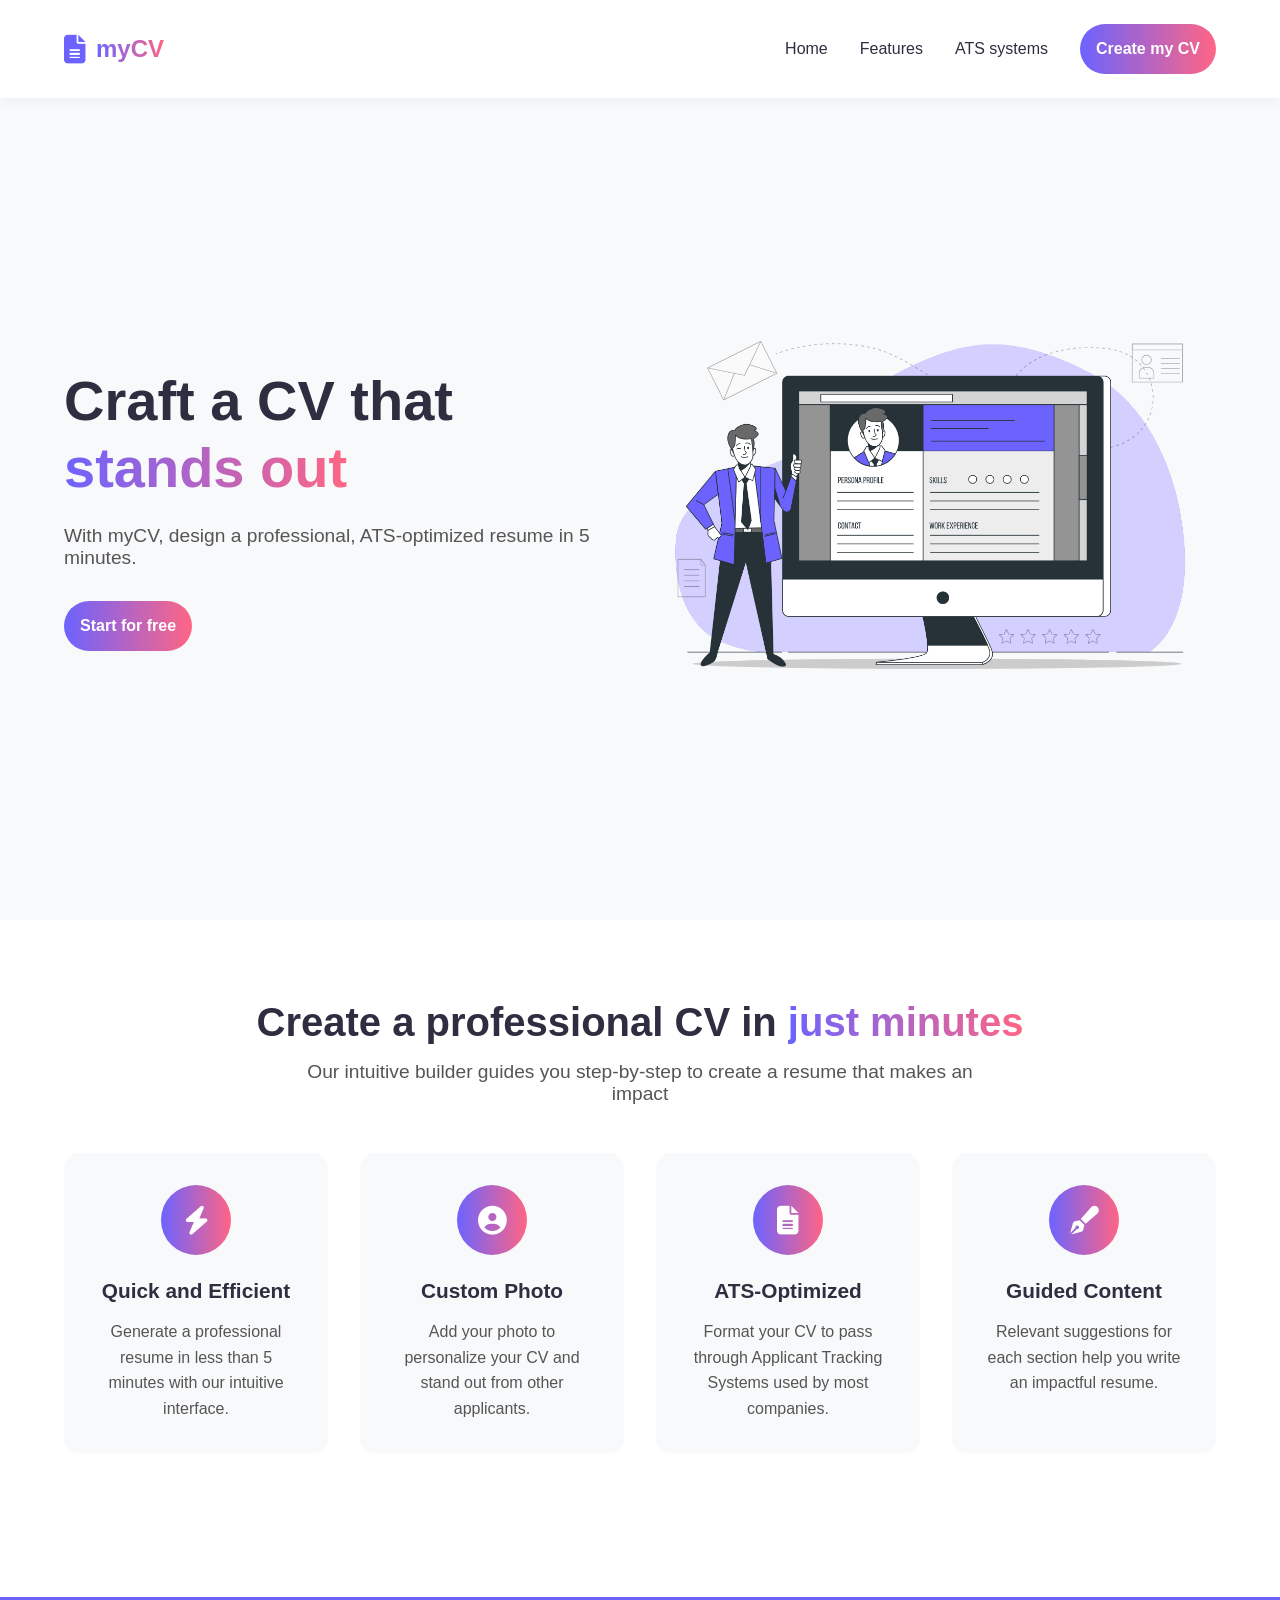
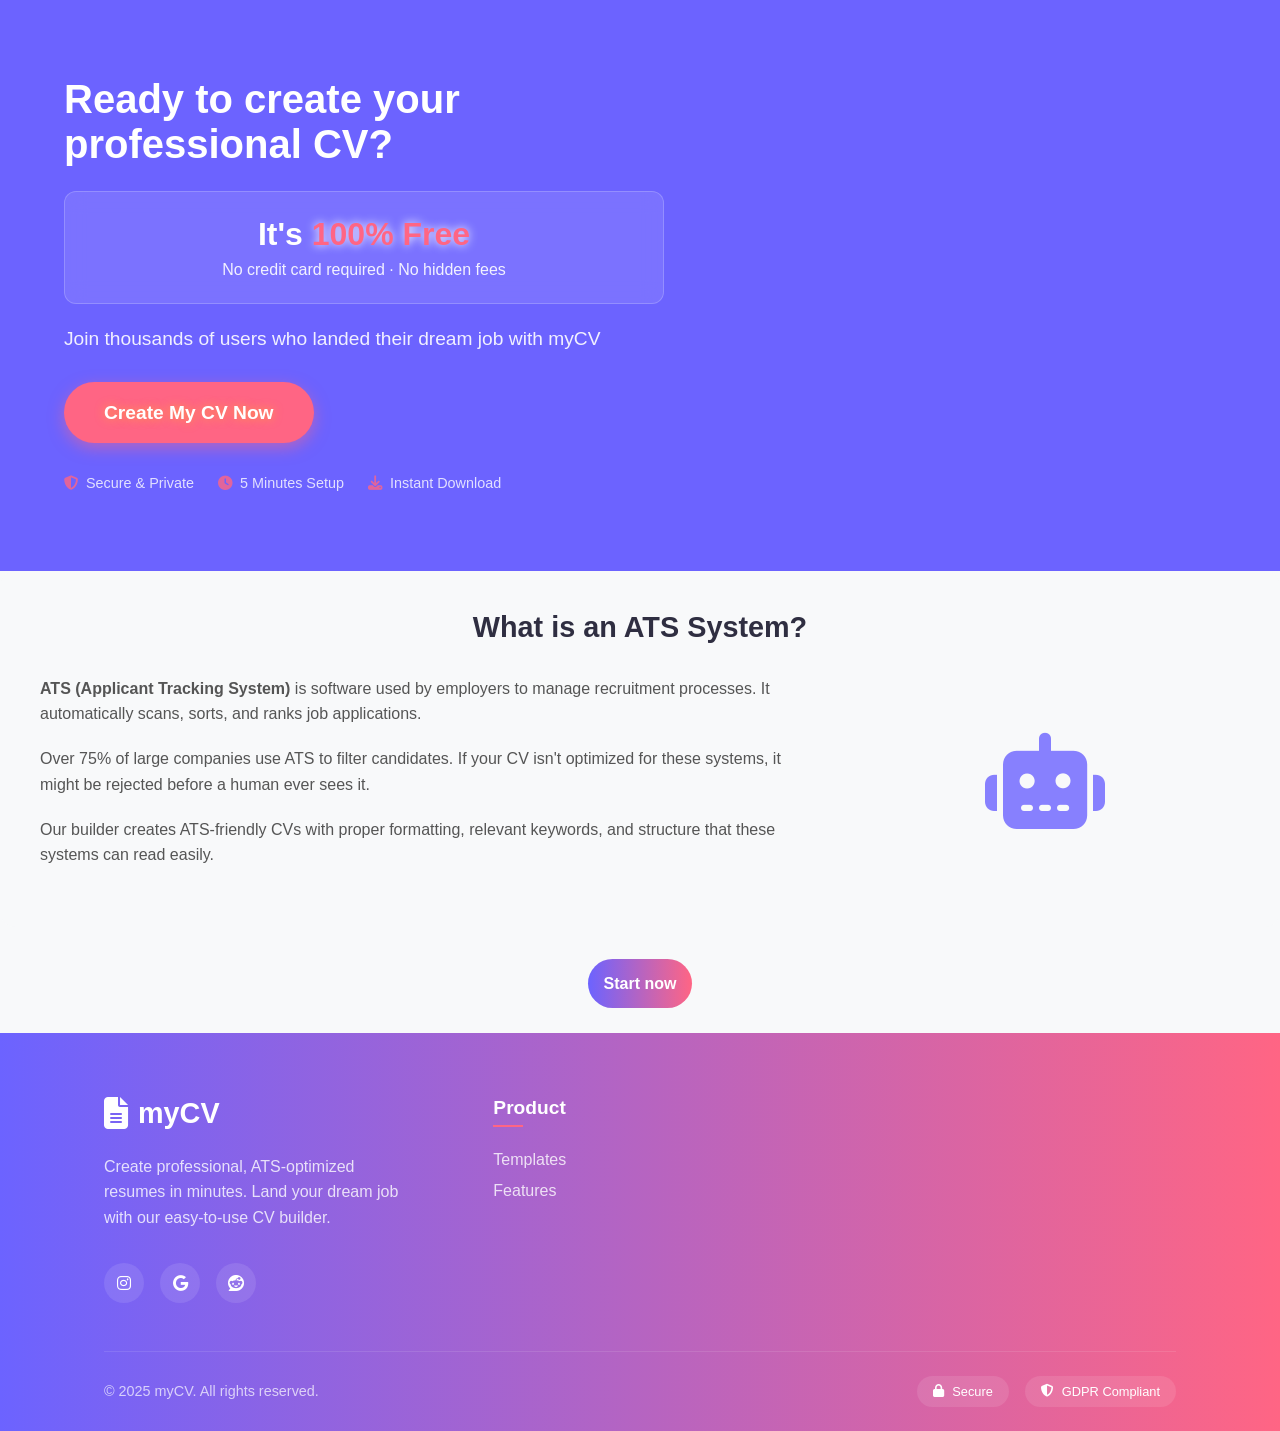
<file: index.html>
<!DOCTYPE html>
<html lang="en">
<head>
    <meta charset="UTF-8">
    <meta name="viewport" content="width=device-width, initial-scale=1.0">
    <title>myCV | Professional CV Generator</title>
    <link rel="stylesheet" href="style.css">
    <link rel="stylesheet" href="https://cdnjs.cloudflare.com/ajax/libs/font-awesome/6.4.0/css/all.min.css">
</head>
<body>
  <!-- Navbar -->
    <nav class="navbar">
        <div class="logo">
            <i class="fas fa-file-alt"></i>
            <h1>myCV</h1>
        </div>

        <div class="nav-links" id="navLinks">
            <!-- Bouton de fermeture -->
            <div class="close-menu" id="closeMenu">
                <i class="fas fa-times"></i>
            </div>
            
            <a href="#home" class="nav-link">Home</a>
            <a href="#features" class="nav-link">Features</a>            
            <a href="#ATS" class="nav-link">ATS systems</a>
            <a href="builder.html" class="cta-button">Create my CV</a>
        </div>

        <!-- Mobile Menu Toggle -->
        <div class="menu-toggle" id="menuToggle">
            <i class="fas fa-bars"></i>
        </div>
    </nav>
    
    <!-- Hero Section -->
   
    <section class="hero" id="home">
        <div class="hero-content">
            <h1>Craft a CV that <span>stands out</span></h1>
            <p>With myCV, design a professional, ATS-optimized resume in 5 minutes.</p>
            <div class="hero-buttons">
                <a href="builder.html" class="cta-button">Start for free</a>
                
            </div>
        </div>
        <div class="hero-image">
            <img src="bg.png" alt="myCV Resume Example">
        </div>
    </section>

    <!-- Features Section -->
    <section class="features" id="features">
        <div class="container">
            <h2>Create a professional CV in <span>just minutes</span></h2>
            <p class="section-subtitle">Our intuitive builder guides you step-by-step to create a resume that makes an impact</p>
            
            <div class="features-grid">
                <div class="feature-card">
                    <div class="feature-icon">
                        <i class="fas fa-bolt"></i>
                    </div>
                    <h3>Quick and Efficient</h3>
                    <p>Generate a professional resume in less than 5 minutes with our intuitive interface.</p>
                </div>
                
                <div class="feature-card">
                    <div class="feature-icon">
                        <i class="fas fa-user-circle"></i>
                    </div>
                    <h3>Custom Photo</h3>
                    <p>Add your photo to personalize your CV and stand out from other applicants.</p>
                </div>
                
                <div class="feature-card">
                    <div class="feature-icon">
                        <i class="fas fa-file-alt"></i>
                    </div>
                    <h3>ATS-Optimized</h3>
                    <p>Format your CV to pass through Applicant Tracking Systems used by most companies.</p>
                </div>
                
                <div class="feature-card">
                    <div class="feature-icon">
                        <i class="fas fa-pen-fancy"></i>
                    </div>
                    <h3>Guided Content</h3>
                    <p>Relevant suggestions for each section help you write an impactful resume.</p>
                </div>
            </div>
            </section>
            
          <!-- CTA Section -->
    <section class="cta-section">
        <div class="cta-container">
            <div class="cta-content">
                <h2>Ready to create your professional CV?</h2>
                <div class="price-tag">
                    <span class="price-text">It's <span class="highlight">100% Free</span></span>
                    <span class="price-subtext">No credit card required · No hidden fees</span>
                </div>
                <p>Join thousands of users who landed their dream job with myCV</p>
                <a href="builder.html" class="cta-button-large">Create My CV Now</a>
                <div class="trust-badges">
                    <div class="trust-item">
                        <i class="fas fa-shield-alt"></i>
                        <span>Secure & Private</span>
                    </div>
                    <div class="trust-item">
                        <i class="fas fa-clock"></i>
                        <span>5 Minutes Setup</span>
                    </div>
                    <div class="trust-item">
                        <i class="fas fa-download"></i>
                        <span>Instant Download</span>
                    </div>
                </div>
            </div>
                    
    </section>     
                       
           <!-- ATS Explanation Section -->
           
            <div class="ats-explanation" id="ATS">
                <h3>What is an ATS System?</h3>
                <div class="ats-content">
                    <div class="ats-text">
                        <p><strong>ATS (Applicant Tracking System)</strong> is software used by employers to manage recruitment processes. It automatically scans, sorts, and ranks job applications.</p>
                        <p>Over 75% of large companies use ATS to filter candidates. If your CV isn't optimized for these systems, it might be rejected before a human ever sees it.</p>
                        <p>Our builder creates ATS-friendly CVs with proper formatting, relevant keywords, and structure that these systems can read easily.</p>
                    </div>
                    <div class="ats-image">
                        <i class="fas fa-robot"></i>
                    </div>
                </div>
            </div>
            
            <div class="features-cta">
                <a href="builder.html" class="cta-button">Start now</a>
                
            </div>
        </div>
    </section>

     
    
    <!-- Footer -->
<footer class="footer">
    <div class="footer-container">
        <div class="footer-content">
            <div class="footer-brand">
                <div class="logo">
                    <i class="fas fa-file-alt"></i>
                    <h2>myCV</h2>
                </div>
                <p>Create professional, ATS-optimized resumes in minutes. Land your dream job with our easy-to-use CV builder.</p>
                <div class="social-links">
                    <a href="#"><i class="fab fa-instagram"></i></a>
                    <a href="#"><i class="fab fa-google"></i></a>
                              
                    <a href="#"><i class="fab fa-reddit"></i></a>
                </div>
            </div>
            
            <div class="footer-links">
                <div class="footer-column">
                    <h3>Product</h3>
                    <ul>
                        <li><a href="#">Templates</a></li>
                        <li><a href="builder.html">Features</a></li>
                        
                    </ul>
                </div>
                
                
                
            </div>
        </div>
        
        <div class="footer-bottom">
            <div class="footer-bottom-content">
                <p>&copy; 2025 myCV. All rights reserved.</p>
                <div class="footer-badges">
                    <span class="badge"><i class="fas fa-lock"></i> Secure</span>
                    <span class="badge"><i class="fas fa-shield-alt"></i> GDPR Compliant</span>
                </div>
            </div>
        </div>
    </div>
    
    <!-- Back to Top Button -->
    <button id="backToTop" class="back-to-top">
        <i class="fas fa-arrow-up"></i>
    </button>
</footer>

    <script src="script.js"></script>
</body>
</html>
</file>
<file: style.css>
:root {
    --primary: #6C63FF;
    --dark: #2F2E41;
    --light: #F8F9FA;
    --accent: #FF6584;
}

* {
    margin: 0;
    padding: 0;
    box-sizing: border-box;
    font-family: 'Montserrat', sans-serif;
}

body {
    background-color: var(--light);
}

/* Navbar */
.navbar {
    display: flex;
    justify-content: space-between;
    align-items: center;
    padding: 1.5rem 5%;
    background-color: white;
    box-shadow: 0 2px 15px rgba(0, 0, 0, 0.05);
    position: sticky;
    top: 0;
    z-index: 100;
    max-width: 1400px;
    margin: 0 auto; /* Centrage */
}

.logo {
    display: flex;
    align-items: center;
    gap: 10px;
}

.logo i{
     color: var(--primary);
     font-size: 1.8rem;
}

.logo h1 {
    font-size: 1.5rem;
    font-weight: 700;
    background: linear-gradient(to right, var(--primary), var(--accent));
    -webkit-background-clip: text;
    -webkit-text-fill-color: transparent;
}

.nav-links {
    display: flex;
    gap: 2rem;
    align-items: center;
}

.nav-links a {
    text-decoration: none;
    color: var(--dark);
    font-weight: 500;
    transition: all 0.3s ease;
}

.nav-links a:hover {
    color: var(--primary);
}

.cta-button {
    background: linear-gradient(to right, var(--primary), var(--accent));
    color: white !important;
    padding: 1rem 1rem;
    border-radius: 30px;
    font-weight: 600 !important;
    text-decoration: none;
    text-align: center;
}

.cta-button:hover {
    transform: translateY(-2px);
    box-shadow: 0 5px 15px rgba(108, 99, 255, 0.3);
}

/* Menu Toggle (Mobile) */
.menu-toggle {
    display: none;
    cursor: pointer;
    font-size: 1.5rem;
    color: var(--dark);
}

/* Responsive */
@media (max-width: 768px) {
    .nav-links {
        position: fixed;
        top: 80px;
        left: -100%;
        width: 100%;
        height: calc(100vh - 80px);
        background: white;
        flex-direction: column;
        gap: 2rem;
        padding: 2rem;
        transition: left 0.3s ease;
    }

    .nav-links.active {
        left: 0;
    }

    .menu-toggle {
        display: block;
    }
}


/* Hero Section */
.hero {
    display: flex;
    align-items: center;
    justify-content: space-between;
    padding: 4rem 5%;
    max-width: 1400px;
    margin: 0 auto;
    gap: 3rem;
}

.hero-content {
    flex: 1;
    animation: fadeInUp 0.8s ease;
}

.hero-content h1 {
    font-size: 3.5rem;
    font-weight: 700;
    color: var(--dark);
    line-height: 1.2;
    margin-bottom: 1.5rem;
}

.hero-content h1 span {
    background: linear-gradient(to right, var(--primary), var(--accent));
    -webkit-background-clip: text;
    -webkit-text-fill-color: transparent;
}

.hero-content p {
    font-size: 1.2rem;
    color: #555;
    margin-bottom: 2rem;
    max-width: 600px;
}

.hero-buttons {
    display: flex;
    gap: 1rem;
    flex-wrap: wrap;
}

.secondary-button {
    display: inline-flex;
    align-items: center;
    gap: 8px;
    padding: 0.6rem 1.5rem;
    border: 2px solid var(--primary);
    color: var(--primary);
    border-radius: 30px;
    font-weight: 600;
    text-decoration: none;
    transition: all 0.3s ease;
}

.secondary-button:hover {
    background-color: rgba(108, 99, 255, 0.1);
}

.hero-image {
    flex: 1;
    animation: fadeIn 1s ease;
}

.hero-image img {
    width: 100%;
    max-width: 600px;
    border-radius: 10px;
    
}

/* Animations */
@keyframes fadeInUp {
    from {
        opacity: 0;
        transform: translateY(20px);
    }
    to {
        opacity: 1;
        transform: translateY(0);
    }
}

@keyframes fadeIn {
    from { opacity: 0; }
    to { opacity: 1; }
}

/* Responsive */
@media (max-width: 1024px) {
    .hero {
        flex-direction: column;
        text-align: center;
    }

    .hero-content {
        align-items: center;
    }

    .hero-content p {
        margin-left: auto;
        margin-right: auto;
    }

    .hero-buttons {
        justify-content: center;
    }
}

@media (max-width: 768px) {
    .hero-content h1 {
        font-size: 2.5rem;
    }
}

/* Features Section */
.features {
    padding: 5rem 5%;
    background-color: white;
    max-width: 1400px;
    margin: 0 auto;
}

.features .container {
    max-width: 1200px;
    margin: 0 auto;
}

.features h2 {
    text-align: center;
    font-size: 2.5rem;
    color: var(--dark);
    margin-bottom: 1rem;
}

.features h2 span {
    background: linear-gradient(to right, var(--primary), var(--accent));
    -webkit-background-clip: text;
    -webkit-text-fill-color: transparent;
}

.section-subtitle {
    text-align: center;
    font-size: 1.2rem;
    color: #555;
    margin-bottom: 3rem;
    max-width: 700px;
    margin-left: auto;
    margin-right: auto;
}

.features-grid {
    display: grid;
    grid-template-columns: repeat(auto-fit, minmax(250px, 1fr));
    gap: 2rem;
    margin-bottom: 3rem;
}

.feature-card {
    background: var(--light);
    padding: 2rem;
    border-radius: 15px;
    text-align: center;
    transition: transform 0.3s ease, box-shadow 0.3s ease;
}

.feature-card:hover {
    transform: translateY(-5px);
    box-shadow: 0 10px 25px rgba(0, 0, 0, 0.1);
}

.feature-icon {
    width: 70px;
    height: 70px;
    background: linear-gradient(to right, var(--primary), var(--accent));
    border-radius: 50%;
    display: flex;
    align-items: center;
    justify-content: center;
    margin: 0 auto 1.5rem;
}

.feature-icon i {
    font-size: 1.8rem;
    color: white;
}

.feature-card h3 {
    font-size: 1.3rem;
    color: var(--dark);
    margin-bottom: 1rem;
}

.feature-card p {
    color: #555;
    line-height: 1.6;
}

.features-cta {
    text-align: center;
    margin-bottom: 40px;
}

.features-cta .cta-button {
    margin-bottom: 1rem;
}

.features-cta p {
    color: #777;
    font-size: 0.9rem;
}

/* Responsive */
@media (max-width: 768px) {
    .features h2 {
        font-size: 2rem;
    }
    
    .section-subtitle {
        font-size: 1rem;
    }
    
    .features-grid {
        grid-template-columns: 1fr;
    }
}

/* CTA Section */
.cta-section {
    padding: 5rem 5%;
    background: var(--primary);
    color: white;
    position: relative;
    overflow: hidden;
}

.cta-section::before {
    content: '';
    position: absolute;
    top: -50%;
    right: -50%;
    width: 100%;
    height: 200%;
    
}

.cta-container {
    max-width: 1200px;
    margin: 0 auto;
    display: flex;
    align-items: center;
    justify-content: space-between;
    position: relative;
    z-index: 2;
}

.cta-content {
    flex: 1;
    max-width: 600px;
}

.cta-content h2 {
    font-size: 2.5rem;
    margin-bottom: 1.5rem;
    font-weight: 700;
}

.price-tag {   
    background: rgba(255, 255, 255, 0.1);
    padding: 1.5rem;
    border-radius: 12px;
    margin-bottom: 1.5rem;
    text-align: center;
    backdrop-filter: blur(10px);
    border: 1px solid rgba(255, 255, 255, 0.2);
}

.price-text {
    font-size: 2rem;
    font-weight: 700;
    display: block;
    margin-bottom: 0.5rem;
}

.highlight {
    color: var(--accent);
    text-shadow: 0 0 10px white;
}

.price-subtext {
    font-size: 1rem;
    opacity: 0.9;
}

.cta-content > p {
    font-size: 1.2rem;
    margin-bottom: 2rem;
    opacity: 0.9;
}

.cta-button-large {
    display: inline-block;
    background: var(--accent);
    color: white;
    text-shadow: 0 0 10px rgba(255, 215, 0, 0.5);
    padding: 1.2rem 2.5rem;
    border-radius: 50px;
    font-size: 1.2rem;
    font-weight: 600;
    text-decoration: none;
    transition: all 0.3s ease;
    box-shadow: 0 5px 15px rgba(255, 101, 132, 0.5);
    margin-bottom: 2rem;
}

.cta-button-large:hover {
    transform: translateY(-3px);
    box-shadow: 0 8px 25px rgba(255, 101, 132, 0.5);
}

.trust-badges {
    display: flex;
    gap: 1.5rem;
}

.trust-item {
    display: flex;
    align-items: center;
    gap: 0.5rem;
    font-size: 0.9rem;
    opacity: 0.8;
}

.trust-item i {
    color: var(--accent);
}

.cta-visual {
    flex: 1;
    position: relative;
    height: 300px;
    display: flex;
    justify-content: center;
    align-items: center;
}

.floating-card {
    position: absolute;
    background: white;
    color: var(--dark);
    padding: 1.5rem;
    border-radius: 12px;
    text-align: center;
    box-shadow: 0 10px 30px rgba(0, 0, 0, 0.15);
    width: 160px;
    animation: float 3s ease-in-out infinite;
}

.floating-card i {
    font-size: 2rem;
    color: var(--primary);
    margin-bottom: 0.5rem;
}

.floating-card h4 {
    font-size: 0.9rem;
    margin-bottom: 0.8rem;
}

.price-free {
    background: linear-gradient(to right, var(--primary), var(--accent));
    color: white;
    padding: 0.3rem 0.8rem;
    border-radius: 20px;
    font-size: 0.8rem;
    font-weight: 600;
}

.card-2 {
    animation-delay: 1.5s;
    top: 50%;
    right: 20%;
}

@keyframes float {
    0%, 100% {
        transform: translateY(0);
    }
    50% {
        transform: translateY(-10px);
    }
}

/* Responsive */
@media (max-width: 968px) {
    .cta-container {
        flex-direction: column;
        text-align: center;
        gap: 3rem;
    }
    
    .trust-badges {
        justify-content: center;
        flex-wrap: wrap;
    }
    
    .cta-content h2 {
        font-size: 2rem;
    }
}

@media (max-width: 768px) {
    .cta-visual {
        height: 200px;
    }
    
    .floating-card {
        width: 140px;
        padding: 1rem;
    }
    
    .card-2 {
        right: 10%;
    }
}

/* Features Section */
.features {
    padding: 5rem 5%;
    background-color: white;
    max-width: 1400px;
    margin: 0 auto;
}

.features .container {
    max-width: 1200px;
    margin: 0 auto;
}

.features h2 {
    text-align: center;
    font-size: 2.5rem;
    color: var(--dark);
    margin-bottom: 1rem;
}

.features h2 span {
    background: linear-gradient(to right, var(--primary), var(--accent));
    -webkit-background-clip: text;
    -webkit-text-fill-color: transparent;
}

.section-subtitle {
    text-align: center;
    font-size: 1.2rem;
    color: #555;
    margin-bottom: 3rem;
    max-width: 700px;
    margin-left: auto;
    margin-right: auto;
}

.features-grid {
    display: grid;
    grid-template-columns: repeat(auto-fit, minmax(250px, 1fr));
    gap: 2rem;
    margin-bottom: 4rem;
}

.feature-card {
    background: var(--light);
    padding: 2rem;
    border-radius: 15px;
    text-align: center;
    transition: transform 0.3s ease, box-shadow 0.3s ease;
}

.feature-card:hover {
    transform: translateY(-5px);
    box-shadow: 0 10px 25px rgba(0, 0, 0, 0.1);
}

.feature-icon {
    width: 70px;
    height: 70px;
    background: linear-gradient(to right, var(--primary), var(--accent));
    border-radius: 50%;
    display: flex;
    align-items: center;
    justify-content: center;
    margin: 0 auto 1.5rem;
}

.feature-icon i {
    font-size: 1.8rem;
    color: white;
}

.feature-card h3 {
    font-size: 1.3rem;
    color: var(--dark);
    margin-bottom: 1rem;
}

.feature-card p {
    color: #555;
    line-height: 1.6;
}

/* ATS Explanation */
.ats-explanation {
    background: var(--light);
    padding: 2.5rem;
    border-radius: 15px;
    margin-bottom: 3rem;
}

.ats-explanation h3 {
    text-align: center;
    font-size: 1.8rem;
    color: var(--dark);
    margin-bottom: 2rem;
}

.ats-content {
    display: flex;
    align-items: center;
    gap: 2rem;
}

.ats-text {
    flex: 2;
}

.ats-text p {
    margin-bottom: 1.2rem;
    line-height: 1.6;
    color: #555;
}

.ats-image {
    flex: 1;
    text-align: center;
}

.ats-image i {
    font-size: 6rem;
    color: var(--primary);
    opacity: 0.8;
}

.features-cta {
    text-align: center;
}

.features-cta .cta-button {
    margin-bottom: 1rem;
}

.features-cta p {
    color: #777;
    font-size: 0.9rem;
}

/* Responsive */
@media (max-width: 768px) {
    .features h2 {
        font-size: 2rem;
    }
    
    .section-subtitle {
        font-size: 1rem;
    }
    
    .features-grid {
        grid-template-columns: 1fr;
    }
    
    .ats-content {
        flex-direction: column;
    }
    
    .ats-image i {
        font-size: 4rem;
    }
}

/* Footer */
.footer {
    background: linear-gradient(to right, var(--primary), var(--accent));
    color: white;
    padding: 4rem 0 0;
    position: relative;
}

.footer-container {
    max-width: 1200px;
    margin: 0 auto;
    padding: 0 5%;
}

.footer-content {
    display: grid;
    grid-template-columns: 1fr 2fr;
    gap: 3rem;
    margin-bottom: 3rem;
}

.footer-brand .logo {
    display: flex;
    align-items: center;
    gap: 10px;
    margin-bottom: 1.5rem;
}

.footer-brand .logo i {
    color: white;
    font-size: 2rem;
}

.footer-brand .logo h2 {
    font-size: 1.8rem;
    font-weight: 700;
    background: white;
    -webkit-background-clip: text;
    -webkit-text-fill-color: transparent;
}

.footer-brand p {
    color: rgba(255, 255, 255, 0.8);
    line-height: 1.6;
    margin-bottom: 2rem;
    max-width: 300px;
}

.social-links {
    display: flex;
    gap: 1rem;
}

.social-links a {
    display: flex;
    align-items: center;
    justify-content: center;
    width: 40px;
    height: 40px;
    background: rgba(255, 255, 255, 0.1);
    border-radius: 50%;
    color: white;
    transition: all 0.3s ease;
    text-decoration: none;
}

.social-links a:hover {
    background: var(--primary);
    transform: translateY(-3px);
}

.footer-links {
    display: grid;
    grid-template-columns: repeat(4, 1fr);
    gap: 2rem;
}

.footer-column h3 {
    font-size: 1.2rem;
    margin-bottom: 1.5rem;
    position: relative;
    padding-bottom: 0.5rem;
}

.footer-column h3::after {
    content: '';
    position: absolute;
    bottom: 0;
    left: 0;
    width: 30px;
    height: 2px;
    background: var(--accent);
}

.footer-column ul {
    list-style: none;
}

.footer-column ul li {
    margin-bottom: 0.8rem;
}

.footer-column ul li a {
    color: rgba(255, 255, 255, 0.8);
    text-decoration: none;
    transition: all 0.3s ease;
    position: relative;
}

.footer-column ul li a:hover {
    color: white;
    padding-left: 8px;
}

.footer-column ul li a::before {
    content: '→';
    position: absolute;
    left: -15px;
    opacity: 0;
    transition: all 0.3s ease;
}

.footer-column ul li a:hover::before {
    opacity: 1;
    left: -10px;
}

.footer-bottom {
    border-top: 1px solid rgba(255, 255, 255, 0.1);
    padding: 1.5rem 0;
}

.footer-bottom-content {
    display: flex;
    justify-content: space-between;
    align-items: center;
}

.footer-bottom p {
    color: rgba(255, 255, 255, 0.7);
    font-size: 0.9rem;
}

.footer-badges {
    display: flex;
    gap: 1rem;
}

.badge {
    display: flex;
    align-items: center;
    gap: 0.5rem;
    background: rgba(255, 255, 255, 0.1);
    padding: 0.5rem 1rem;
    border-radius: 20px;
    font-size: 0.8rem;
}

.badge i {
    color: white;
}

/* Back to Top Button */
.back-to-top {
    position: fixed;
    bottom: 2rem;
    right: 2rem;
    width: 50px;
    height: 50px;
    background: var(--primary);
    color: white;
    border: none;
    border-radius: 50%;
    cursor: pointer;
    display: flex;
    align-items: center;
    justify-content: center;
    opacity: 0;
    visibility: hidden;
    transition: all 0.3s ease;
    box-shadow: 0 4px 12px rgba(108, 99, 255, 0.3);
    z-index: 1000;
}

.back-to-top.visible {
    opacity: 1;
    visibility: visible;
}

.back-to-top:hover {
    background: var(--accent);
    transform: translateY(-3px);
}

/* Responsive */
@media (max-width: 968px) {
    .footer-content {
        grid-template-columns: 1fr;
        gap: 2rem;
    }
    
    .footer-links {
        grid-template-columns: repeat(2, 1fr);
    }
}

@media (max-width: 768px) {
    .footer-bottom-content {
        flex-direction: column;
        gap: 1rem;
        text-align: center;
    }
    
    .footer-badges {
        justify-content: center;
    }
}

@media (max-width: 480px) {
    .footer-links {
        grid-template-columns: 1fr;
    }
    
    .social-links {
        justify-content: center;
    }
}

 /* Styles pour la croix de fermeture */
        .close-menu {
            display: none;
            position: absolute;
            top: 20px;
            right: 20px;
            font-size: 24px;
            cursor: pointer;
            color: #333;
            z-index: 1001;
        }
        
        .nav-links.active .close-menu {
            display: block;
        }
        
        /* Ajustement pour l'affichage mobile */
        @media (max-width: 768px) {
            .nav-links {
                position: fixed;
                top: 0;
                right: -100%;
                height: 100vh;
                width: 70%;
                background: white;
                flex-direction: column;
                padding: 80px 20px 20px;
                box-shadow: -5px 0 15px rgba(0,0,0,0.1);
                transition: right 0.3s ease;
                z-index: 1000;
            }
            
            .nav-links.active {
                right: 0;
            }
            
            .nav-links a {
                margin: 15px 0;
                padding: 10px;
                border-bottom: 1px solid #eee;
                width: 100%;
            }
        }
</file>
